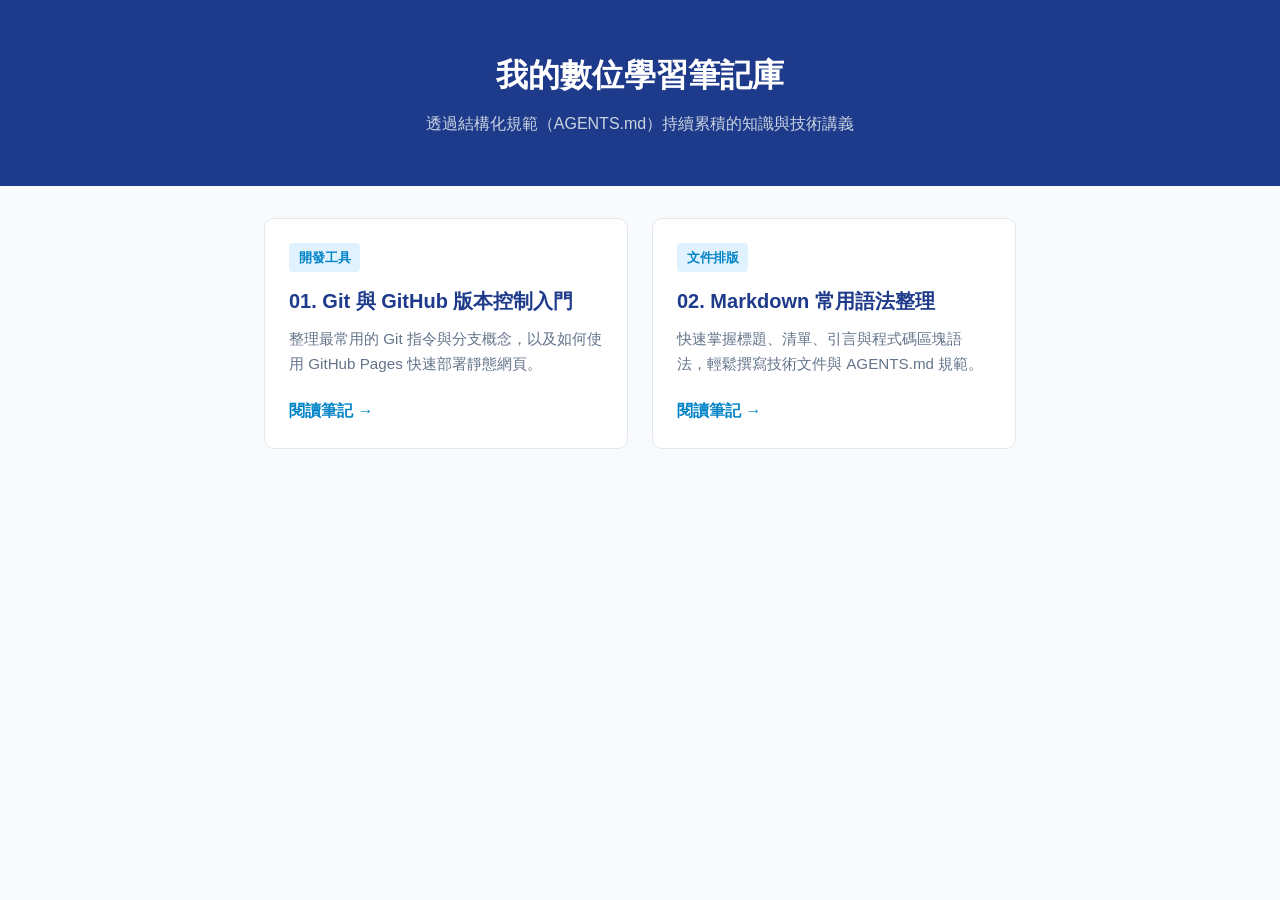
<file: index.html>
<!DOCTYPE html>
<html lang="zh-Hant">
<head>
  <meta charset="UTF-8">
  <meta name="viewport" content="width=device-width, initial-scale=1.0">
  <title>我的數位學習筆記庫</title>
  <link rel="stylesheet" href="css/style.css">
</head>
<body>
  <header class="site-header">
    <h1>我的數位學習筆記庫</h1>
    <p>透過結構化規範（AGENTS.md）持續累積的知識與技術講義</p>
  </header>

  <div class="container">
    <main class="card-grid">
      <article class="lesson-card">
        <div>
          <span class="tag">開發工具</span>
          <h2>01. Git 與 GitHub 版本控制入門</h2>
          <p>整理最常用的 Git 指令與分支概念，以及如何使用 GitHub Pages 快速部署靜態網頁。</p>
        </div>
        <a href="lessons/01-git-basics.html" class="btn">閱讀筆記 →</a>
      </article>

      <article class="lesson-card">
        <div>
          <span class="tag">文件排版</span>
          <h2>02. Markdown 常用語法整理</h2>
          <p>快速掌握標題、清單、引言與程式碼區塊語法，輕鬆撰寫技術文件與 AGENTS.md 規範。</p>
        </div>
        <a href="lessons/02-markdown-guide.html" class="btn">閱讀筆記 →</a>
      </article>
    </main>
  </div>
</body>
</html>
</file>
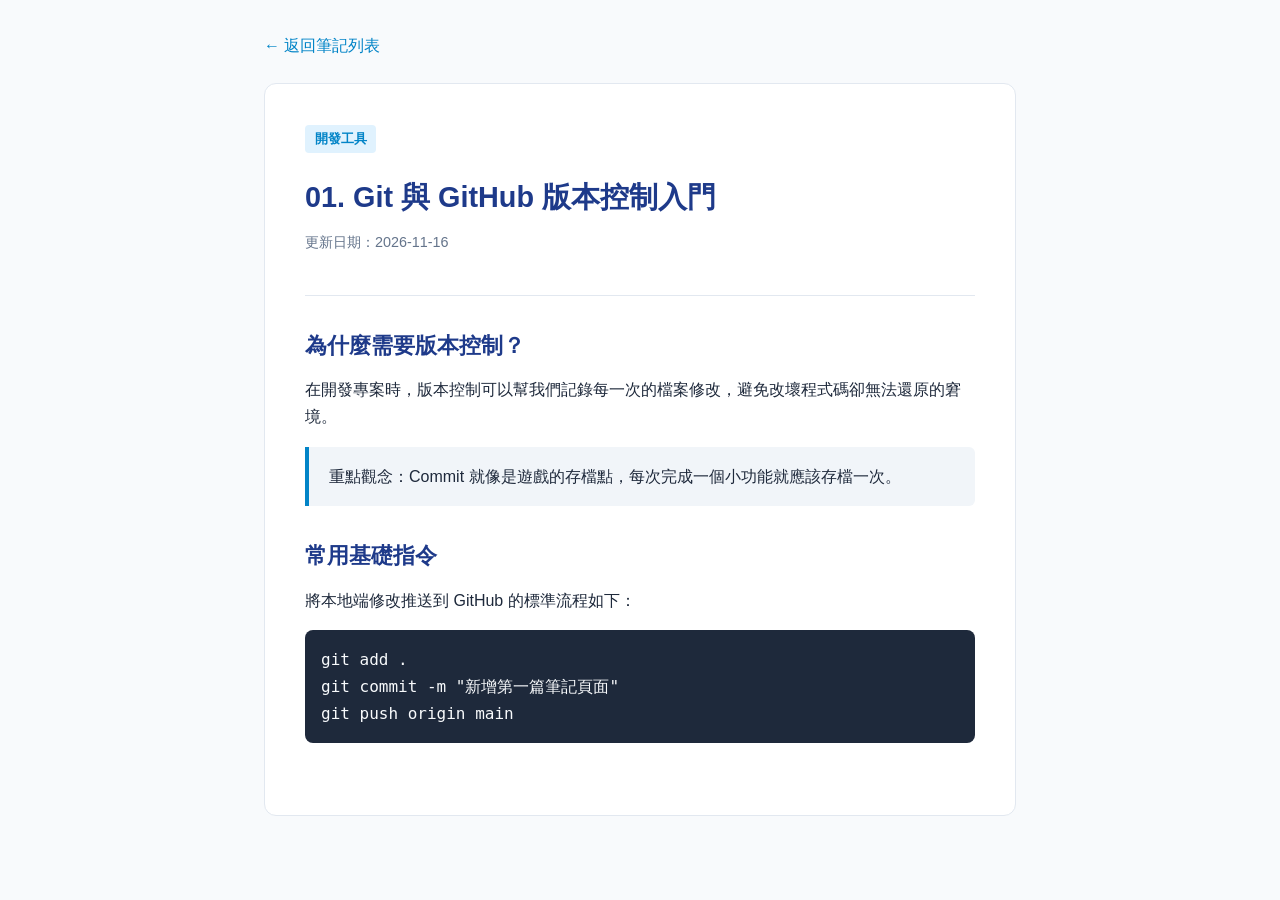
<file: lessons/01-git-basics.html>
<!DOCTYPE html>
<html lang="zh-Hant">
<head>
  <meta charset="UTF-8">
  <meta name="viewport" content="width=device-width, initial-scale=1.0">
  <title>01. Git 與 GitHub 版本控制入門 - 我的數位學習筆記庫</title>
  <link rel="stylesheet" href="../css/style.css">
</head>
<body>
  <div class="container">
    <nav class="breadcrumb">
      <a href="../index.html">← 返回筆記列表</a>
    </nav>

    <article class="lesson-content">
      <header>
        <span class="tag">開發工具</span>
        <h1>01. Git 與 GitHub 版本控制入門</h1>
        <p class="meta">更新日期：2026-11-16</p>
      </header>

      <section>
        <h2>為什麼需要版本控制？</h2>
        <p>在開發專案時，版本控制可以幫我們記錄每一次的檔案修改，避免改壞程式碼卻無法還原的窘境。</p>
        <blockquote>重點觀念：Commit 就像是遊戲的存檔點，每次完成一個小功能就應該存檔一次。</blockquote>
      </section>

      <section>
        <h2>常用基礎指令</h2>
        <p>將本地端修改推送到 GitHub 的標準流程如下：</p>
        <pre><code>git add .
git commit -m "新增第一篇筆記頁面"
git push origin main</code></pre>
      </section>
    </article>
  </div>
</body>
</html>
</file>
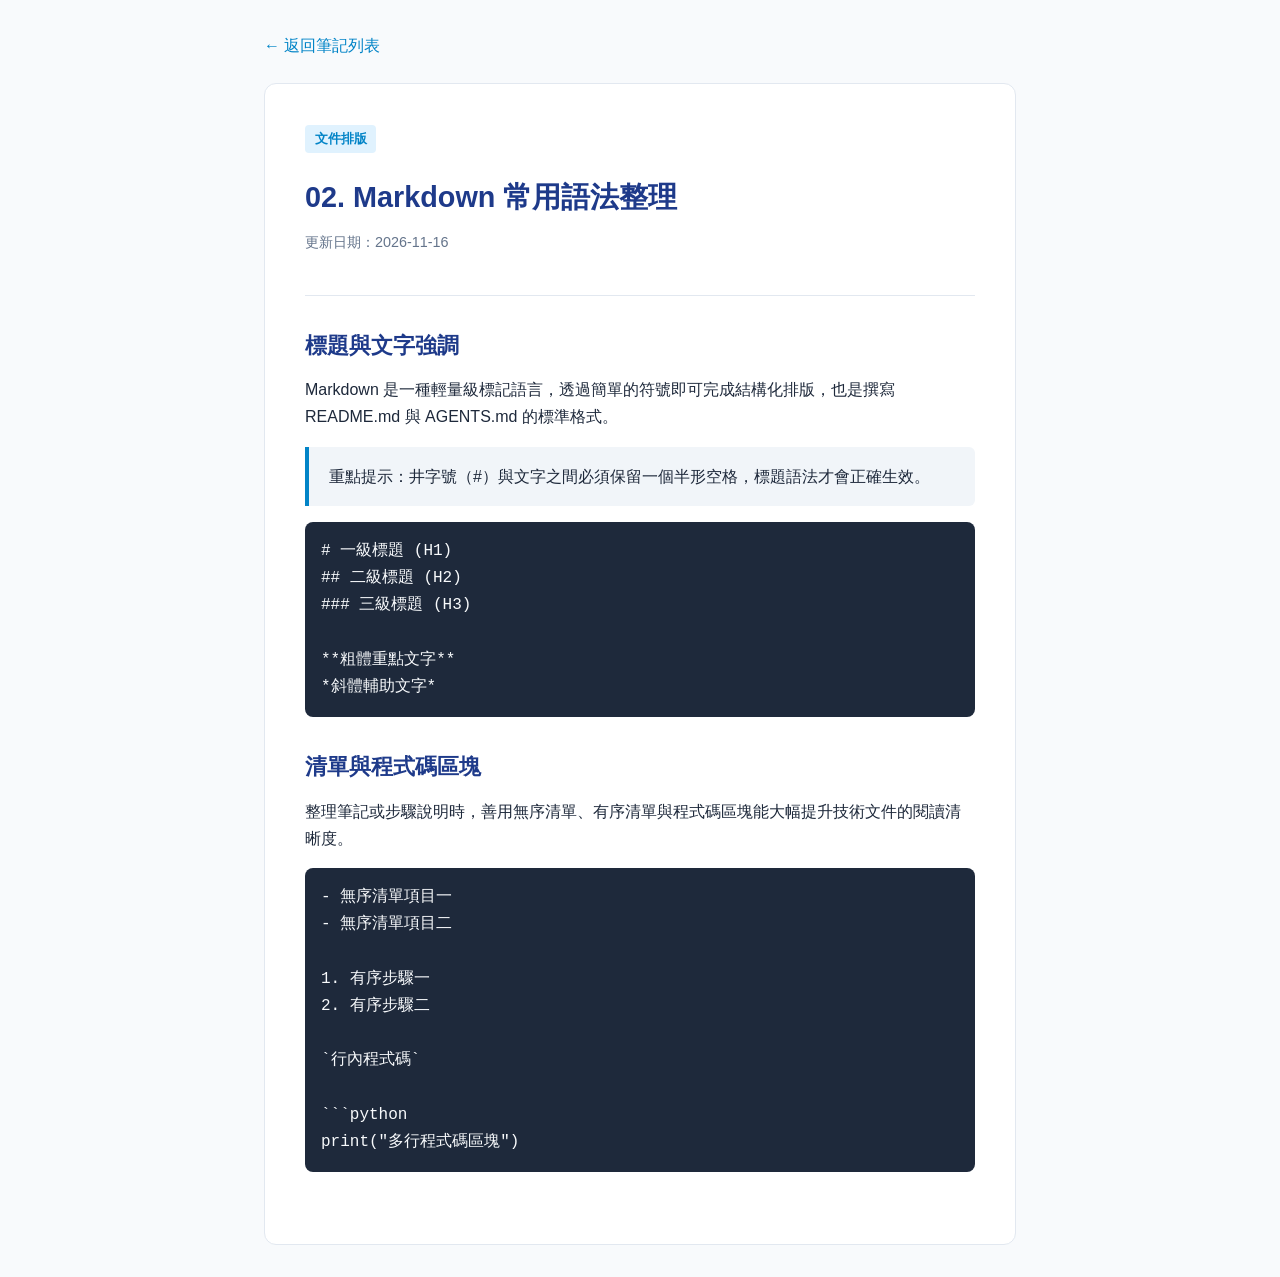
<file: lessons/02-markdown-guide.html>
<!DOCTYPE html>
<html lang="zh-Hant">
<head>
  <meta charset="UTF-8">
  <meta name="viewport" content="width=device-width, initial-scale=1.0">
  <title>02. Markdown 常用語法整理 - 我的數位學習筆記庫</title>
  <link rel="stylesheet" href="../css/style.css">
</head>
<body>
  <div class="container">
    <nav class="breadcrumb">
      <a href="../index.html">← 返回筆記列表</a>
    </nav>

    <article class="lesson-content">
      <header>
        <span class="tag">文件排版</span>
        <h1>02. Markdown 常用語法整理</h1>
        <p class="meta">更新日期：2026-11-16</p>
      </header>

      <section>
        <h2>標題與文字強調</h2>
        <p>Markdown 是一種輕量級標記語言，透過簡單的符號即可完成結構化排版，也是撰寫 README.md 與 AGENTS.md 的標準格式。</p>
        <blockquote>重點提示：井字號（#）與文字之間必須保留一個半形空格，標題語法才會正確生效。</blockquote>
        <pre><code># 一級標題 (H1)
## 二級標題 (H2)
### 三級標題 (H3)

**粗體重點文字**
*斜體輔助文字*</code></pre>
      </section>

      <section>
        <h2>清單與程式碼區塊</h2>
        <p>整理筆記或步驟說明時，善用無序清單、有序清單與程式碼區塊能大幅提升技術文件的閱讀清晰度。</p>
        <pre><code>- 無序清單項目一
- 無序清單項目二

1. 有序步驟一
2. 有序步驟二

`行內程式碼`

```python
print("多行程式碼區塊")
</file>
<file: css/style.css>
:root {
  --bg-color: #F8FAFC;
  --card-bg: #FFFFFF;
  --primary: #1E3A8A;
  --accent: #0284C7;
  --text-main: #1E293B;
  --text-muted: #64748B;
  --border: #E2E8F0;
}

* { box-sizing: border-box; margin: 0; padding: 0; }

body {
  font-family: -apple-system, BlinkMacSystemFont, "Segoe UI", Roboto, "Noto Sans TC", sans-serif;
  background-color: var(--bg-color);
  color: var(--text-main);
  line-height: 1.7;
  font-size: 16px;
}

.container {
  max-width: 800px;
  margin: 0 auto;
  padding: 2rem 1.5rem;
}

/* 首頁 Header */
.site-header {
  background-color: var(--primary);
  color: white;
  padding: 3rem 1.5rem;
  text-align: center;
}
.site-header h1 { font-size: 2rem; margin-bottom: 0.5rem; }
.site-header p { color: #CBD5E1; }

/* 卡片列表 */
.card-grid {
  display: grid;
  grid-template-columns: repeat(auto-fill, minmax(320px, 1fr));
  gap: 1.5rem;
}

.lesson-card {
  background: var(--card-bg);
  border: 1px solid var(--border);
  border-radius: 10px;
  padding: 1.5rem;
  display: flex;
  flex-direction: column;
  justify-content: space-between;
  transition: transform 0.2s, box-shadow 0.2s;
}
.lesson-card:hover {
  transform: translateY(-3px);
  box-shadow: 0 10px 20px rgba(0,0,0,0.05);
}

.tag {
  display: inline-block;
  background: #E0F2FE;
  color: var(--accent);
  font-size: 0.8rem;
  font-weight: 600;
  padding: 0.2rem 0.6rem;
  border-radius: 4px;
  margin-bottom: 0.75rem;
  width: fit-content;
}

.lesson-card h2 { font-size: 1.25rem; color: var(--primary); margin-bottom: 0.5rem; }
.lesson-card p { color: var(--text-muted); font-size: 0.95rem; margin-bottom: 1.25rem; }

.btn {
  display: inline-block;
  color: var(--accent);
  text-decoration: none;
  font-weight: 600;
}
.btn:hover { text-decoration: underline; }

/* 內頁樣式 */
.breadcrumb { margin-bottom: 1.5rem; }
.breadcrumb a { color: var(--accent); text-decoration: none; font-weight: 500; }

.lesson-content {
  background: var(--card-bg);
  border: 1px solid var(--border);
  border-radius: 12px;
  padding: 2.5rem;
}
.lesson-content header { border-bottom: 1px solid var(--border); padding-bottom: 1.5rem; margin-bottom: 2rem; }
.lesson-content h1 { color: var(--primary); font-size: 1.8rem; margin: 0.5rem 0; }
.meta { color: var(--text-muted); font-size: 0.9rem; }

.lesson-content section { margin-bottom: 2rem; }
.lesson-content h2 { color: var(--primary); font-size: 1.35rem; margin-bottom: 0.75rem; }
.lesson-content p { margin-bottom: 1rem; }

blockquote {
  background: #F1F5F9;
  border-left: 4px solid var(--accent);
  padding: 1rem 1.25rem;
  margin: 1rem 0;
  border-radius: 0 6px 6px 0;
}

pre {
  background: #1E293B;
  color: #F8FAFC;
  padding: 1rem;
  border-radius: 8px;
  overflow-x: auto;
  margin: 1rem 0;
}
</file>
